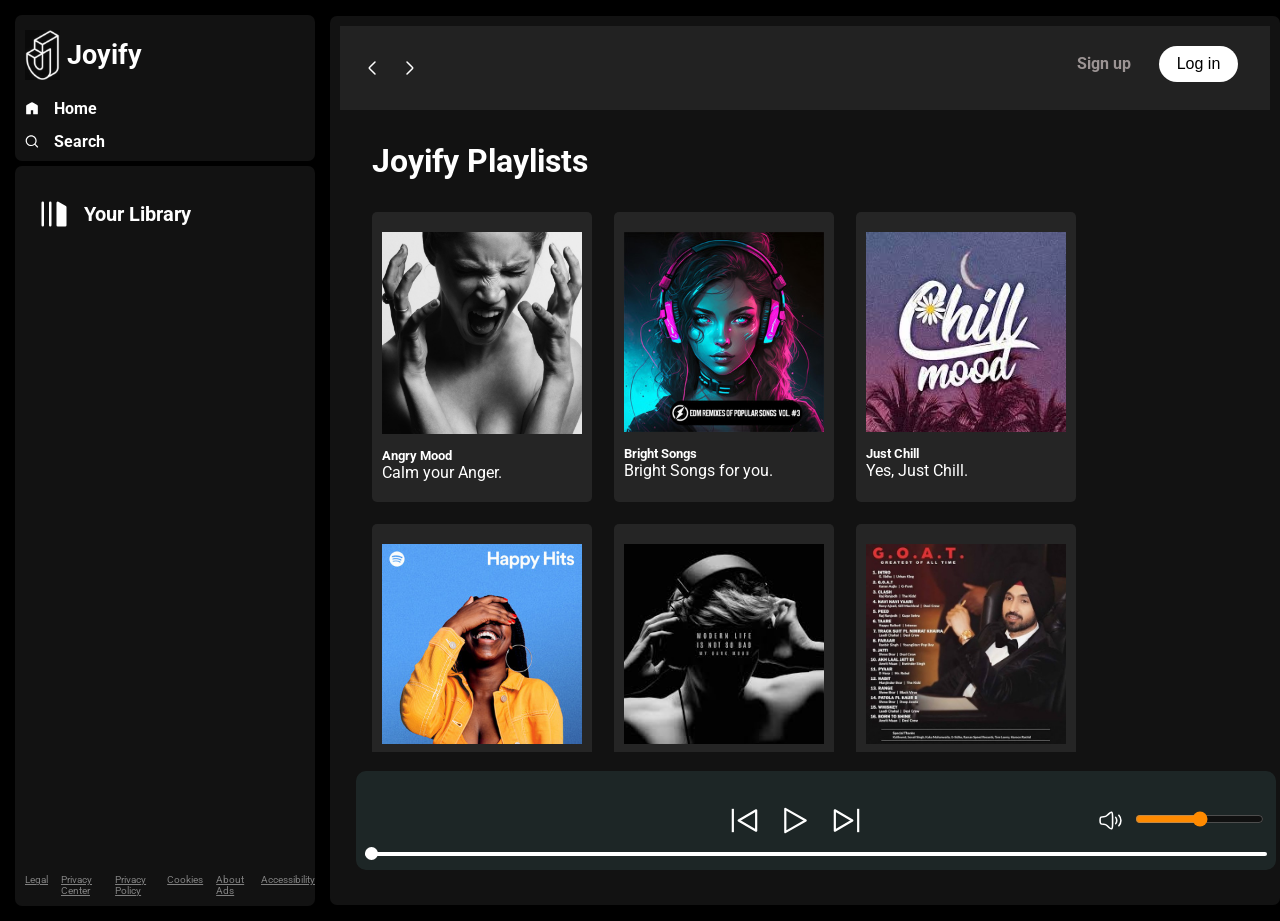
<file: Spotify-project--main/index.html>
<!DOCTYPE html>
<html lang="en">

<head>
    <meta charset="UTF-8">
    <meta name="viewport" content="width=device-width, initial-scale=1.0">
    <link rel="stylesheet" href="style.css">
    <link rel="stylesheet" href="utility.css">
    <title>Joyify - Music for everyone</title>
</head>

<body>
    <div class="container flex bg-black">
        <div class="left">
            <div class="close">
                <img width="30" class="invert" src="img/close.svg" alt="">
            </div>
            <div class="home bg-grey rounded m-1 p-1">
                <div class="logo"><img width="35" class="invert" src="/Spotify-project--main/Logo(Joyify)/Logo(Joyify).png" alt="">
                  <h2>
                    Joyify
                  </h2>
                
                </div>
                <ul>
                    <li><img class="invert" src="img/home.svg" alt="home">Home</li>
                    <li><img class="invert" src="img/search.svg" alt="home">Search</li>
                </ul>
            </div>  

            <div class="library bg-grey rounded m-1 p-1">
                <div class="heading ">
                    <img class="invert" src="img/playlist.svg" alt="">
                    <h2>
                        Your Library
                    </h2>
                </div>

                <div class="songList">

                    <ul>

                    </ul>
                </div>

                <div class="footer">
                    <div><a href="https://www.spotify.com/jp/legal/"><span>Legal</span></a></div>
                    <div><a href="https://www.spotify.com/jp/privacy/"><span>Privacy Center</span></a></div>
                    <div><a href="https://www.spotify.com/jp/legal/privacy-policy/"><span>Privacy Policy</span></a>
                    </div>
                    <div><a href="https://www.spotify.com/jp/legal/cookies-policy/"><span>Cookies</span></a></div>
                    <div><a href="https://www.spotify.com/jp/legal/privacy-policy/#s3"><span>About Ads</span></a></div>
                    <div><a href="https://www.spotify.com/jp/accessibility/"><span>Accessibility</span></a></div>
                </div>
            </div>


        </div>
        <div class="right bg-grey rounded p-1">
            <div class="header">
                <div class="nav">
                    <div class="hamburgerContainer">

                        <img width="40" class="invert hamburger" src="img/hamburger.svg" alt="">
                        <svg width="24" height="30" viewBox="0 0 24 24" fill="none" xmlns="http://www.w3.org/2000/svg">
                            <path
                                d="M15 6L9.70711 11.2929C9.37377 11.6262 9.20711 11.7929 9.20711 12C9.20711 12.2071 9.37377 12.3738 9.70711 12.7071L15 18"
                                stroke="#ffffff" stroke-width="1.5" stroke-linecap="round" stroke-linejoin="round" />
                        </svg>
                        <svg width="24" height="30" viewBox="0 0 24 24" fill="none" xmlns="http://www.w3.org/2000/svg">
                            <path
                                d="M9 18L14.2929 12.7071C14.6262 12.3738 14.7929 12.2071 14.7929 12C14.7929 11.7929 14.6262 11.6262 14.2929 11.2929L9 6"
                                stroke="#ffffff" stroke-width="1.5" stroke-linecap="round" stroke-linejoin="round" />
                        </svg>
                    </div>
                </div>
                <div class="buttons">
                    <button type="button" class="signupbtn" >Sign up</button>
                    <button type="button" class="loginbtn btn-btn-light">Log in</button>
                </div>
            </div>
            <div class="spotifyPlaylists">
                <h1>Joyify Playlists</h1>
                <div class="cardContainer">
                    
                        <div class="card">
                          <img class="card-img-top" src="songs/Angry_(mood)/cover.jpg" alt="Card image cap">
                            <div class="card-body">
                            <h5 class="card-title">Angry Mood</h5>
                            <p class="card-text">Calm your Anger.</p>
                          </div>
                          <div class="card-footer">
                            <small class="text-muted"></small>
                          </div>
                        </div>  
                         <div class="card">
                          <img class="card-img-top" src="songs/Bright_(mood)/cover.jpg" alt="Card image cap">
                          <div class="card-body">
                            <h5 class="card-title">Bright Songs</h5>
                            <p class="card-text">Bright Songs for you.</p>
                          </div>
                          <div class="card-footer">
                            <small class="text-muted"></small>
                          </div>
                        </div>
                        <div class="card">
                          <img class="card-img-top" src="songs/Chill_(mood)/cover.jpg" alt="Card image cap">
                          <div class="card-body">
                            <h5 class="card-title">Just Chill</h5>
                            <p class="card-text">Yes, Just Chill.</p>
                          </div>
                          <div class="card-footer">
                            <small class="text-muted"></small>
                          </div>
                        </div>
                        <div class="card">
                            <img class="card-img-top" src="songs/cs/cover.jpg" alt="Card image cap">
                            <div class="card-body">
                              <h5 class="card-title">Copyright Songs</h5>
                              <p class="card-text">Cover Songs for you.</p>
                            </div>
                            <div class="card-footer">
                              <small class="text-muted"></small>
                            </div>
                          </div>
                          <div class="card">
                            <img class="card-img-top" src="songs/Dark_(mood)/cover.jpg" alt="Card image cap">
                            <div class="card-body">
                              <h5 class="card-title">Dark Horse</h5>
                              <p class="card-text">Dark Songs for you.</p>
                            </div>
                            <div class="card-footer">
                              <small class="text-muted"></small>
                            </div>
                          </div>
                          <div class="card">
                            <img class="card-img-top" src="songs/Diljit/cover.jpg" alt="Card image cap">
                            <div class="card-body">
                              <h5 class="card-title">Diljit Dosanjh</h5>
                              <p class="card-text">Diljit Dosanjh hits.</p>
                            </div>
                            <div class="card-footer">
                              <small class="text-muted"></small>
                            </div>
                          </div>
                          <div class="card">
                            <img class="card-img-top" src="songs/Funky_(mood)/cover.jpg" alt="Card image cap">
                            <div class="card-body">
                              <h5 class="card-title">Go Funky</h5>
                              <p class="card-text">Lets go Funky.</p>
                            </div>
                            <div class="card-footer">
                              <small class="text-muted"></small>
                            </div>
                          </div>
                          <div class="card">
                            <img class="card-img-top" src="songs/karan aujla/cover.jpg" alt="Card image cap">
                            <div class="card-body">
                              <h5 class="card-title">Karan Aujla</h5>
                              <p class="card-text">Karan Aujla for you.</p>
                            </div>
                            <div class="card-footer">
                              <small class="text-muted"></small>
                            </div>
                          </div>
                          <div class="card">
                            <img class="card-img-top" src="songs/Love_(mood)/cover.jpg" alt="Card image cap">
                            <div class="card-body">
                              <h5 class="card-title">I Love You</h5>
                              <p class="card-text">Love is in the air.</p>
                            </div>
                            <div class="card-footer">
                              <small class="text-muted"></small>
                            </div>
                          </div>
                          <div class="card">
                            <img class="card-img-top" src="songs/ncs/cover.jpg" alt="Card image cap">
                            <div class="card-body">
                              <h5 class="card-title">Sleep Songs</h5>
                              <p class="card-text">Songs for you.</p>
                            </div>
                            <div class="card-footer">
                              <small class="text-muted"></small>
                            </div>
                          </div>
                          <div class="card">
                            <img class="card-img-top" src="songs/Uplifting_(mood)/cover.jpg" alt="Card image cap">
                            <div class="card-body">
                              <h5 class="card-title">Get up</h5>
                              <p class="card-text">You can do it!</p>
                            </div>
                            <div class="card-footer">
                              <small class="text-muted"></small>
                            </div>
                          </div>
                         
                        
                      
                </div>
                <div class="playbar">
                    <div class="seekbar">
                        <div class="circle">

                        </div>
                    </div>
                    <div class="abovebar">


                        <div class="songinfo">

                        </div>
                        <div class="songbuttons">
                            <img width="35" id="previous" src="img/prevsong.svg" alt="">
                            <img width="35" id="play" src="img/play.svg" alt="">
                            <img width="35" id="next" src="img/nextsong.svg" alt="">
                        </div>
                        <div class="timevol">

                       
                        <div class="songtime">

                        </div>
                        <div class="volume">
                            <img width="25" src="img/volume.svg" alt="">
                            <div class="range">
                                <input type="range" name="volume" id="">
                            </div>
                        </div>
                    </div>
                    </div>
                </div>
            </div>
        </div>
    </div>
    <script src="js/script.js"></script>

    <!-- nbcfxdzsdxfcvbhjnkmnjbhvgcfxdzsdxfcgvhbjnkmnjbhvgcfxdzsdxfcgvhbjnkmnjbhvcxzsxdcfvgbhnj -->
</body>

</html>
</file>
<file: Spotify-project--main/style.css>
@import url('https://fonts.googleapis.com/css2?family=Lato:wght@700&family=Roboto:ital,wght@0,100;0,300;0,400;0,500;0,700;0,900;1,100;1,300;1,400;1,500;1,700;1,900&display=swap');


:root {
    --a: 0;
}

* {
    margin: 0;
    padding: 0;
    font-family: 'Roboto', sans-serif;
}

.close {
    display: none;
}

.logo {
    display: flex;
    gap: 7px;
    width: 100%;
    padding-top: -18px;
    padding: 5px 0px;
    font-weight: bold;
    align-items: center;
    font-size: 18px;
}


body {
    background-color: black;
    color: white;
}

.left {
    width: 25vw;
    padding: 10px;
}

.right {
    width: 75vw;
}



.home ul li {
    display: flex;
    gap: 15px;
    width: 14px;
    list-style: none;
    padding-top: 14px;
    font-weight: bold;
}

.heading {
    display: flex;
    gap: 15px;
    width: 100%;
    padding-top: 14px;
    padding: 23px 14px;
    font-weight: bold;
    align-items: center;
    font-size: 13px;
}

.heading img {
    width: 30px;
}

.library {
    min-height: 80vh;
    position: relative;
}

.footer {
    display: flex;
    font-size: 10px;
    color: grey;
    gap: 13px;
    position: absolute;
    bottom: 0;
    padding: 10px 0;

}

.footer a {
    color: grey;
}

.right {
    margin: 16px 0;
    position: relative;
}

.header {
    display: flex;
    justify-content: space-between;
    background-color: rgb(34 34 34);
    height: 84px;
}

.header>* {
    padding: 20px;
}

.spotifyPlaylists {
    padding: 16px;
}

.spotifyPlaylists h1 {
    padding: 16px;
}

.cardContainer {
    margin: 16px;
    display: flex;
    gap: 22px;
    flex-wrap: wrap;
    overflow-y: auto;
    max-height: 60vh;
    /* justify-content: space-between; */
}



.card {
    width: 200px;
    padding: 10px;
    border-radius: 5px;
    background-color: #252525;
    position: relative;
    transition: all .9s;
}

.card:hover {
    background-color: rgb(105, 103, 103);
    cursor: pointer;
    --a: 1;
}

.card>* {
    padding-top: 10px;
}

.card img {
    width: 100%;
    object-fit: contain;
}



.play {
    width: 28px;
    height: 28px;
    background-color: #1fdf64;
    border-radius: 50%;
    padding: 4px;
    display: flex;
    align-items: center;
    justify-content: center;
    position: absolute;
    bottom: 88px;
    right: 17px;
    opacity: var(--a);
    transition: all 1s ease-out;
}

.buttons>* {
    margin: 0 12px;
}

.signupbtn {
    background-color: rgb(34 34 34);
    color: rgb(156, 148, 148);
    font-weight: bold;
    border: none;
    outline: none;
    cursor: pointer;
    font-size: 16px;
}

.signupbtn:hover {
    font-size: 17px;
    color: white
}

.loginbtn {
    background-color: white;
    border-style: none;
    border-radius: 27px;
    color: black;
    padding: 9px;
    width: 79px;
    cursor: pointer;
    font-size: 16px;

    font-family: var(--font-family, CircularSp, CircularSp-Arab, CircularSp-Hebr, CircularSp-Cyrl, CircularSp-Grek, CircularSp-Deva, var(--fallback-fonts, sans-serif));
}

.loginbtn:hover {
    font-weight: bold;
    transform: scale(1.07);
    font-family: var(--font-family, CircularSp, CircularSp-Arab, CircularSp-Hebr, CircularSp-Cyrl, CircularSp-Grek, CircularSp-Deva, var(--fallback-fonts, sans-serif));
}


.playbar {
    display: flex;
    justify-content: center;
    align-items: center;
    position: fixed;
    bottom: 30px;
    filter: invert(1);
    background: #e2d9d9;
    border-radius: 10px;
    width: 90%;
    padding: 12px;
    width: 70vw;
    min-height: 40px;
}

.songbuttons {
    display: flex;
    justify-content: center;
    gap: 16px;
}

.songList {
    height: 544px;
    overflow: auto;
    margin-bottom: 44px;
}

.hamburger {
    display: none;
    cursor: pointer;
}

.hamburgerContainer {
    display: flex;
    justify-content: center;
    align-items: center;
    gap: 14px;
    margin-top: 7px;
}

.songList ul {
    padding: 0 12px;
}

.songList ul li {
    list-style-type: decimal;
    display: flex;
    justify-content: space-between;
    gap: 12px;
    cursor: pointer;
    padding: 12px 0;
    border: 1px solid rgba(146, 143, 143, 0.491);
    margin: 12px 0;
    padding: 13px;
    border-radius: 5px;
}

.songList .info {
    font-size: 13px;
    width: 344px;
}

.info div {
    word-break: break-all;
}

.playnow {
    display: flex;
    justify-content: center;
    align-items: center;
}

.playnow span {
    font-size: 15px;
    width: 64px;
    padding: 12px;
}

.seekbar {
    height: 4px;
    width: 98%;
    background: black;
    border-radius: 10px;
    position: absolute;
    bottom: 8px;
    margin: 6px;
    cursor: pointer;
}

.circle {
    width: 13px;
    height: 13px;
    border-radius: 13px;
    background-color: black;
    position: relative;
    bottom: 5px;
    left: 0%;
    transition: left 0.5s;
}

.songbuttons img {
    cursor: pointer;
}

.timevol {
    display: flex;
    justify-content: space-evenly;
    align-items: center;
}


.songinfo {
    color: black;
    padding: 0 12px;
    width: 250px;
}

.songtime {
    width: 125px;
    color: black;
    padding: 0 12px;
}


.volume {
    display: flex;
    justify-content: center;
    align-items: center;
    gap: 12px;
    cursor: pointer;
}

.range input {
    cursor: pointer;
}

.abovebar {
    display: flex;
    justify-content: space-between;
    margin: 20px 0;
    width: 100%;
}

@media (max-width: 1200px) {
    .left {
        position: absolute;
        left: -130%;
        transition: all .3s;
        z-index: 1;
        width: 373px;
        background-color: black;
        padding: 0;
        height: 100vh;
        position: fixed;
        top: 0;
    }

    .songinfo,
    .songtime {
        width: auto;
    }

    .left .close {
        position: absolute;
        right: 31px;
        top: 25px;
        width: 29px;
    }

    .timevol {
        display: flex;
        justify-content: space-evenly;
        align-items: center;
        flex-direction: column;
        gap: 13px;
    }

    .right {
        width: 100vw;
    }

    .playbar {
        width: calc(100vw - 75px);
    }

    .seekbar {
        width: calc(100vw - 120px);
    }

    .hamburger {
        display: block;
    }

    .right {
        margin: 0;
    }

    .card {
        width: 55vw;
    }

    .cardContainer {
        margin: 0;
        justify-content: center;
    }

    .close {
        display: block;
    }

    .abovebar {
        flex-direction: column;
        gap: 23px;
        align-items: center;
    }

    .cardContainer {
        max-height: unset;
        overflow-y: unset;
        margin-bottom: 35vh;
    }

    .playbar {
        right: 25px;
    }
}

@media (max-width: 500px) {
    .card {
        width: 100%;
    }

    .header>* {
        padding: 2px;
    }

    .buttons>* {
        margin: 0 6px;
    }

    .header {
        padding: 7px;
    }

    .spotifyPlaylists h1 {
        padding: 4px;
    }

    .library {
        height: 85vh;
    }

    .left {
        width: 100vw;
    }



}
</file>
<file: Spotify-project--main/utility.css>
.border {
    border: 2px solid red;
    margin: 3px;
}

.flex {
    display: flex;
}

.justify-center {
    justify-content: center;
}

.items-center {
    align-items: center;
}

.bg-black {
    background-color: black;
    color: white;
}

.invert {
    filter: invert(1);
}

.bg-grey {
    background-color: #121212;
}

.rounded {
    border-radius: 7px;
}

.m-1 {
    margin: 5px;
}

.p-1 {
    padding: 10px;
}


/* For Webkit browsers (e.g., Chrome, Safari) */
::-webkit-scrollbar {
    width: 12px;
}

::-webkit-scrollbar-thumb {
    background-color: #333;
    /* Dark color for the thumb */
    border-radius: 6px;
}

::-webkit-scrollbar-track {
    background-color: #222;
    /* Dark color for the track */
}

/* For Firefox */
/* scrollbar-color: #333 #222; Dark color for the thumb and track in Firefox */
</file>
